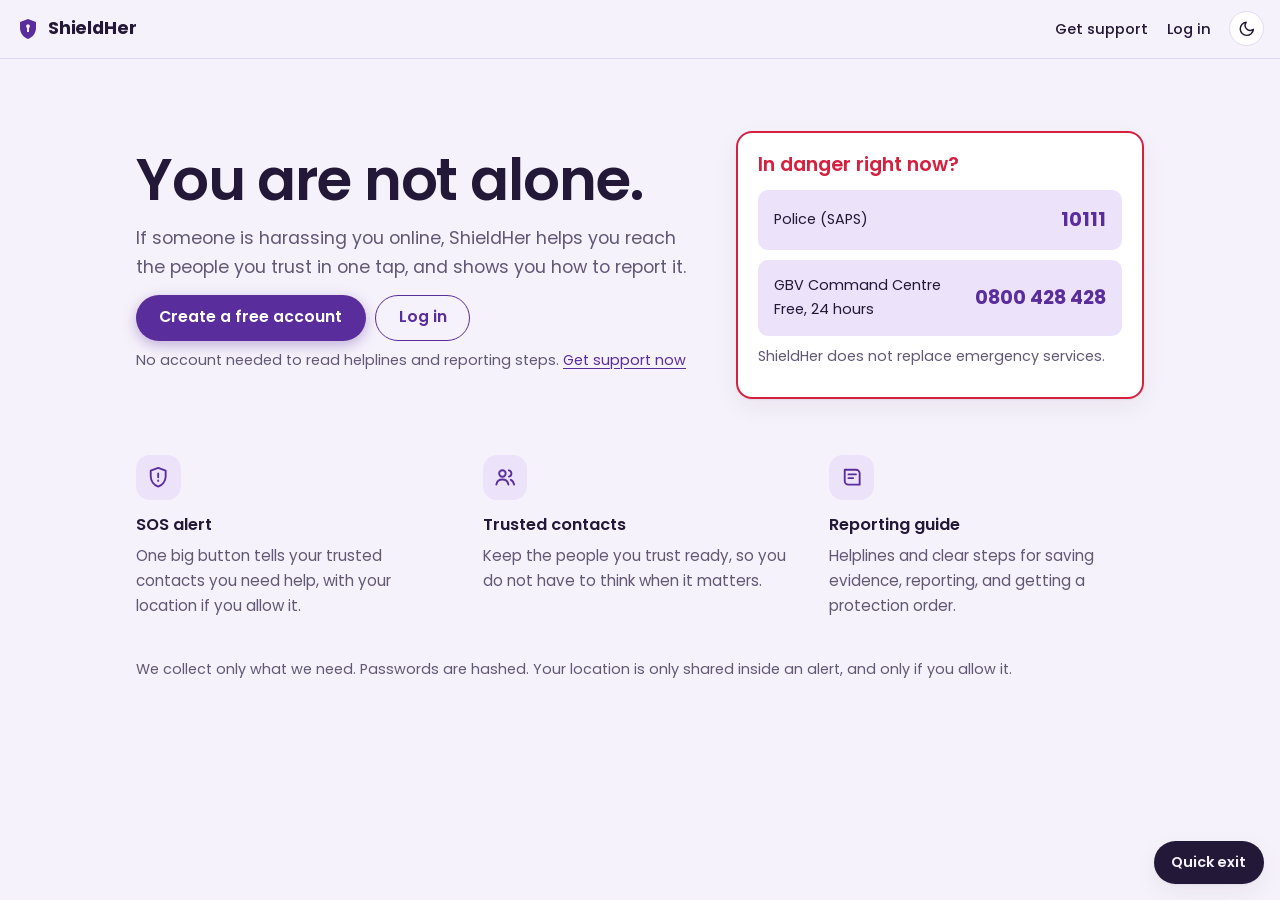
<file: src/main/resources/static/index.html>
<!DOCTYPE html>
<html lang="en">
<head>
    <meta charset="UTF-8">
    <meta name="viewport" content="width=device-width, initial-scale=1.0">
    <title>ShieldHer - Protecting her voice. Securing her digital world.</title>
    <link rel="stylesheet" href="css/style.css">
    <script src="js/theme.js"></script>
</head>
<body>
<header class="bar">
    <a class="brand" href="index.html">ShieldHer</a>
    <nav id="nav"><a href="resources.html">Get support</a><a href="login.html">Log in</a></nav>
</header>
<main class="wide">
    <section class="hero">
        <div>
            <h1>You are not alone.</h1>
            <p class="lead">If someone is harassing you online, ShieldHer helps you reach the people you trust in one tap, and shows you how to report it.</p>
            <div class="actions" id="cta">
                <a class="btn primary" href="register.html">Create a free account</a>
                <a class="btn secondary" href="login.html">Log in</a>
            </div>
            <p class="muted">No account needed to read helplines and reporting steps. <a href="resources.html">Get support now</a></p>
        </div>
        <aside class="card urgent" aria-labelledby="urgent-title">
            <h2 id="urgent-title">In danger right now?</h2>
            <a class="call" href="tel:10111"><span>Police (SAPS)</span><strong>10111</strong></a>
            <a class="call" href="tel:0800428428"><span>GBV Command Centre<br>Free, 24 hours</span><strong>0800 428 428</strong></a>
            <p class="muted">ShieldHer does not replace emergency services.</p>
        </aside>
    </section>

    <section class="features" aria-label="What ShieldHer does">
        <div class="feature">
            <div class="ico"><svg viewBox="0 0 24 24" fill="none" stroke="currentColor" stroke-width="2" stroke-linecap="round" stroke-linejoin="round" aria-hidden="true"><path d="M12 2 4 5v6c0 5 3.4 9.4 8 11 4.6-1.6 8-6 8-11V5l-8-3Z"/><path d="M12 8v4M12 15.5v.5"/></svg></div>
            <h3>SOS alert</h3>
            <p>One big button tells your trusted contacts you need help, with your location if you allow it.</p>
        </div>
        <div class="feature">
            <div class="ico"><svg viewBox="0 0 24 24" fill="none" stroke="currentColor" stroke-width="2" stroke-linecap="round" stroke-linejoin="round" aria-hidden="true"><circle cx="9" cy="8" r="3.5"/><path d="M2.5 20c.6-3.5 3.2-5.5 6.5-5.5s5.9 2 6.5 5.5"/><path d="M16 4.6a3.5 3.5 0 0 1 0 6.8M18 14.8c1.9.7 3 2.4 3.5 5.2"/></svg></div>
            <h3>Trusted contacts</h3>
            <p>Keep the people you trust ready, so you do not have to think when it matters.</p>
        </div>
        <div class="feature">
            <div class="ico"><svg viewBox="0 0 24 24" fill="none" stroke="currentColor" stroke-width="2" stroke-linecap="round" stroke-linejoin="round" aria-hidden="true"><path d="M4 4h12a4 4 0 0 1 4 4v12H8a4 4 0 0 1-4-4V4Z"/><path d="M8 9h8M8 13h5"/></svg></div>
            <h3>Reporting guide</h3>
            <p>Helplines and clear steps for saving evidence, reporting, and getting a protection order.</p>
        </div>
    </section>

    <p class="muted">We collect only what we need. Passwords are hashed. Your location is only shared inside an alert, and only if you allow it.</p>
</main>
<script src="js/api.js"></script>
<script>
  // Logged-in visitors get shortcuts to the app.
  if (getToken()) {
    document.getElementById('nav').innerHTML = '<a href="dashboard.html">SOS</a><a href="contacts.html">Contacts</a><a href="resources.html">Support</a>';
    document.getElementById('cta').innerHTML = '<a class="btn primary" href="dashboard.html">Go to SOS</a><a class="btn secondary" href="contacts.html">My contacts</a>';
  }
</script>
</body>
</html>
</file>
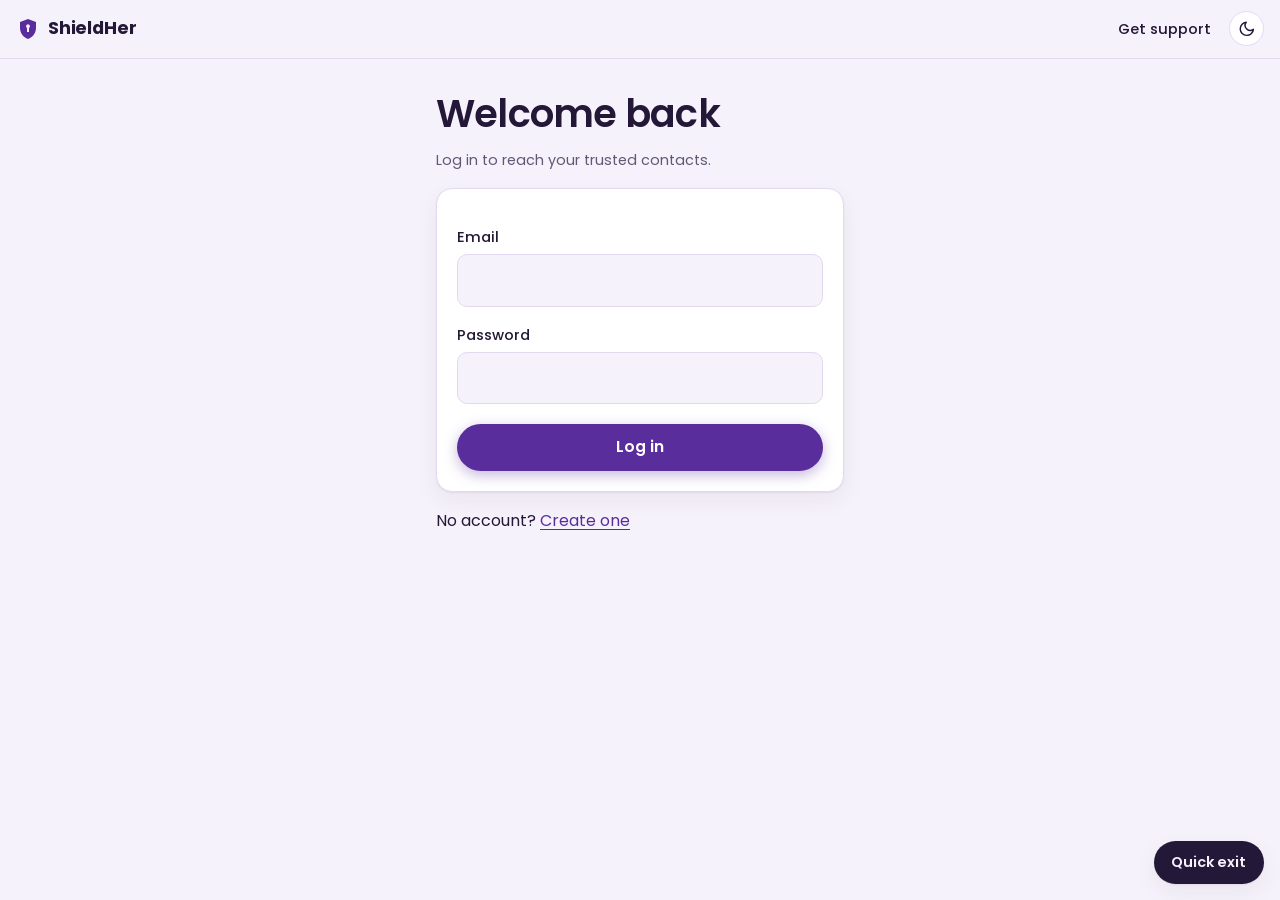
<file: src/main/resources/static/contacts.html>
<!DOCTYPE html>
<html lang="en">
<head>
    <meta charset="UTF-8">
    <meta name="viewport" content="width=device-width, initial-scale=1.0">
    <title>Trusted contacts - ShieldHer</title>
    <link rel="stylesheet" href="css/style.css">
    <script src="js/theme.js"></script>
</head>
<body>
<header class="bar">
    <a class="brand" href="index.html">ShieldHer</a>
    <nav><a href="dashboard.html">SOS</a>  <a href="resources.html">Support</a>  <button type="button" id="logout-btn">Log out</button></nav>
</header>
<main>
    <h1>Trusted contacts</h1>
    <p class="muted">These people are alerted when you press SOS.</p>

    <div id="status" role="status" aria-live="polite"></div>

    <form id="contact-form" class="card" novalidate>
        <h2 id="form-title">Add a contact</h2>
        <label for="name">Name</label>
        <input id="name" name="name" maxlength="100" autocomplete="off" aria-describedby="err-name">
        <p class="field-error" id="err-name" hidden></p>

        <label for="phone">Phone number</label>
        <input id="phone" name="phone" type="tel" maxlength="20" autocomplete="off" aria-describedby="err-phone">
        <p class="field-error" id="err-phone" hidden></p>

        <label for="email">Email (optional)</label>
        <input id="email" name="email" type="email" maxlength="254" autocomplete="off" aria-describedby="err-email">
        <p class="field-error" id="err-email" hidden></p>

        <label for="relationship">Relationship (optional)</label>
        <input id="relationship" name="relationship" maxlength="50" autocomplete="off" aria-describedby="err-relationship">
        <p class="field-error" id="err-relationship" hidden></p>

        <div class="actions form">
            <button class="primary" type="submit" id="save-btn">Add contact</button>
            <button class="secondary" type="button" id="cancel-btn" hidden>Cancel</button>
        </div>
    </form>

    <section class="card">
        <h2>Your contacts</h2>
        <p id="loading" class="muted">Loading contacts...</p>
        <div id="load-error" hidden>
            <p class="msg bad" id="load-error-text" role="alert"></p>
            <button class="secondary" type="button" id="retry-btn">Try again</button>
        </div>
        <p id="empty" class="muted" hidden>You have no trusted contacts yet. Add one above so SOS can reach someone.</p>
        <ul id="contacts" class="contacts"></ul>
    </section>
</main>
<script src="js/api.js"></script>
<script src="js/contacts.js"></script>
</body>
</html>
</file>
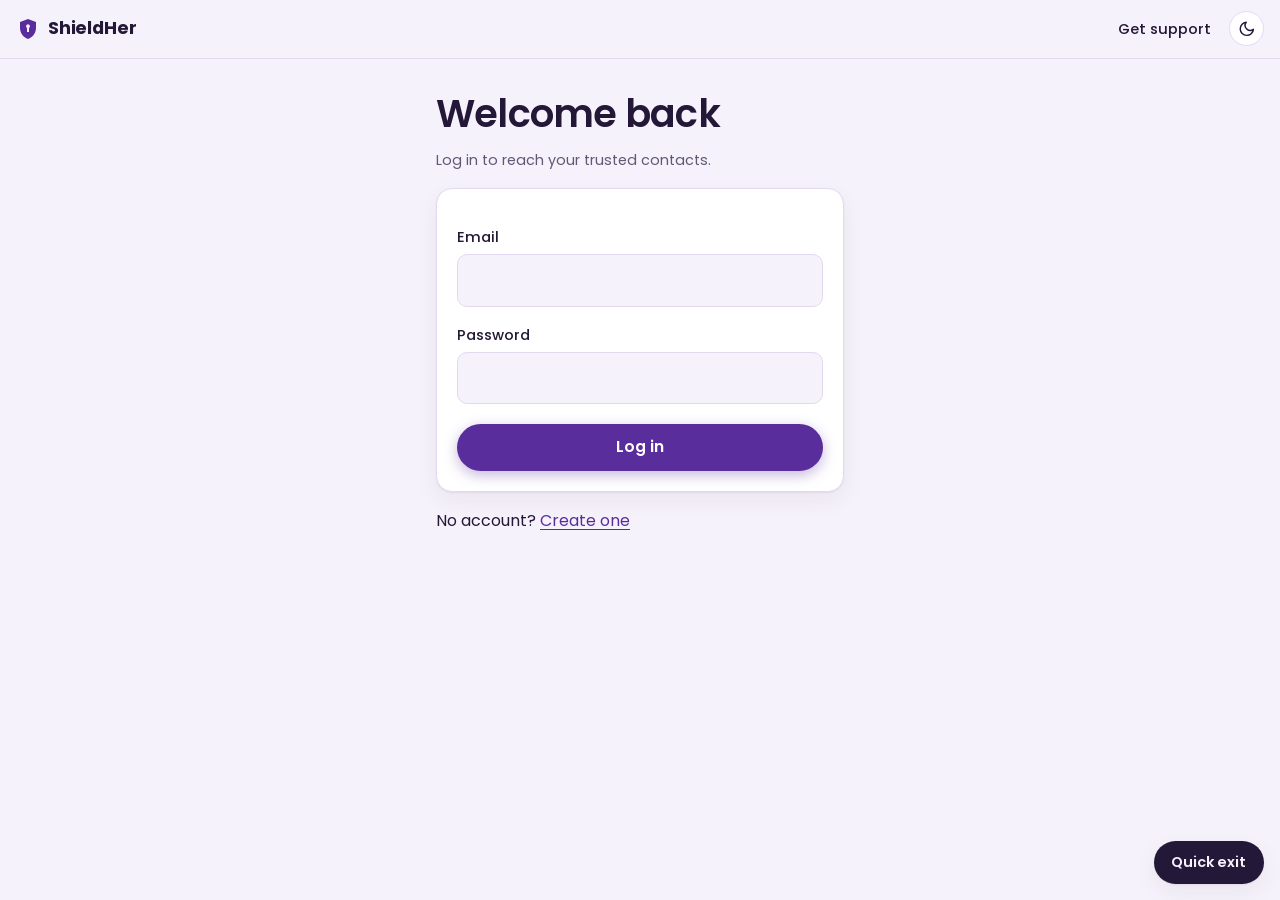
<file: src/main/resources/static/dashboard.html>
<!DOCTYPE html>
<html lang="en">
<head>
    <meta charset="UTF-8">
    <meta name="viewport" content="width=device-width, initial-scale=1.0">
    <title>SOS - ShieldHer</title>
    <link rel="stylesheet" href="css/style.css">
    <script src="js/theme.js"></script>
</head>
<body>
<header class="bar">
    <a class="brand" href="index.html">ShieldHer</a>
    <nav><a href="contacts.html">Contacts</a>  <a href="resources.html">Support</a>  <button type="button" id="logout-btn">Log out</button></nav>
</header>
<main>
    <h1>Need help?</h1>
    <p class="muted">Press SOS to alert your trusted contacts.</p>

    <button id="sos-btn" type="button" aria-describedby="result">SOS</button>

    <div class="card">
        <label for="message">Message (optional, max 500 characters)</label>
        <textarea id="message" rows="2" maxlength="500" placeholder="I feel unsafe, please call me."></textarea>
        <label class="check" for="share-location">
            <input type="checkbox" id="share-location">
            <span>Include my location. Your browser will ask for permission. It is only sent with this alert.</span>
        </label>
    </div>

    <div id="result" role="status" aria-live="polite"></div>

    <p class="help card">In immediate danger, call SAPS <strong>10111</strong> or the GBV Command Centre <strong>0800 428 428</strong>. ShieldHer does not replace emergency services.</p>

    <section class="card">
        <h2>Recent alerts</h2>
        <ul id="alerts" class="alerts"></ul>
        <p id="alerts-empty" class="muted" hidden>No alerts yet.</p>
        <p id="alerts-error" class="muted" hidden></p>
    </section>
</main>
<script src="js/api.js"></script>
<script src="js/sos.js"></script>
</body>
</html>
</file>
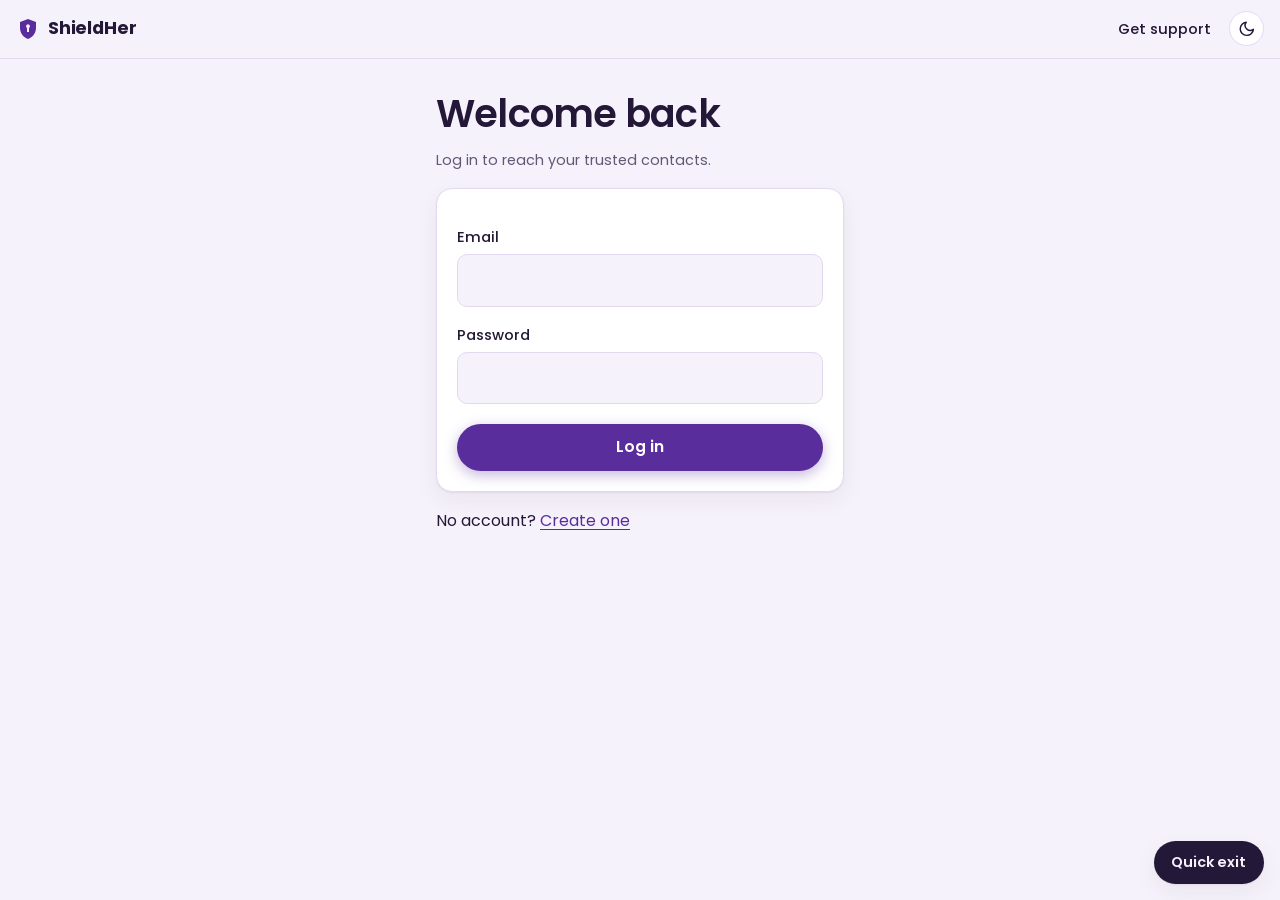
<file: src/main/resources/static/login.html>
<!DOCTYPE html>
<html lang="en">
<head>
    <meta charset="UTF-8">
    <meta name="viewport" content="width=device-width, initial-scale=1.0">
    <title>Log in - ShieldHer</title>
    <link rel="stylesheet" href="css/style.css">
    <script src="js/theme.js"></script>
</head>
<body>
<header class="bar">
    <a class="brand" href="index.html">ShieldHer</a>
    <nav><a href="resources.html">Get support</a></nav>
</header>
<main class="auth">
    <h1>Welcome back</h1>
    <p class="muted">Log in to reach your trusted contacts.</p>
    <form id="login-form" class="card" novalidate>
        <div id="error" class="msg bad" role="alert" hidden></div>
        <label for="email">Email</label>
        <input id="email" name="email" type="email" autocomplete="email" required>
        <label for="password">Password</label>
        <input id="password" name="password" type="password" autocomplete="current-password" required>
        <button class="primary" type="submit">Log in</button>
    </form>
    <p>No account? <a href="register.html">Create one</a></p>
</main>
<script src="js/api.js"></script>
<script src="js/auth.js"></script>
</body>
</html>
</file>
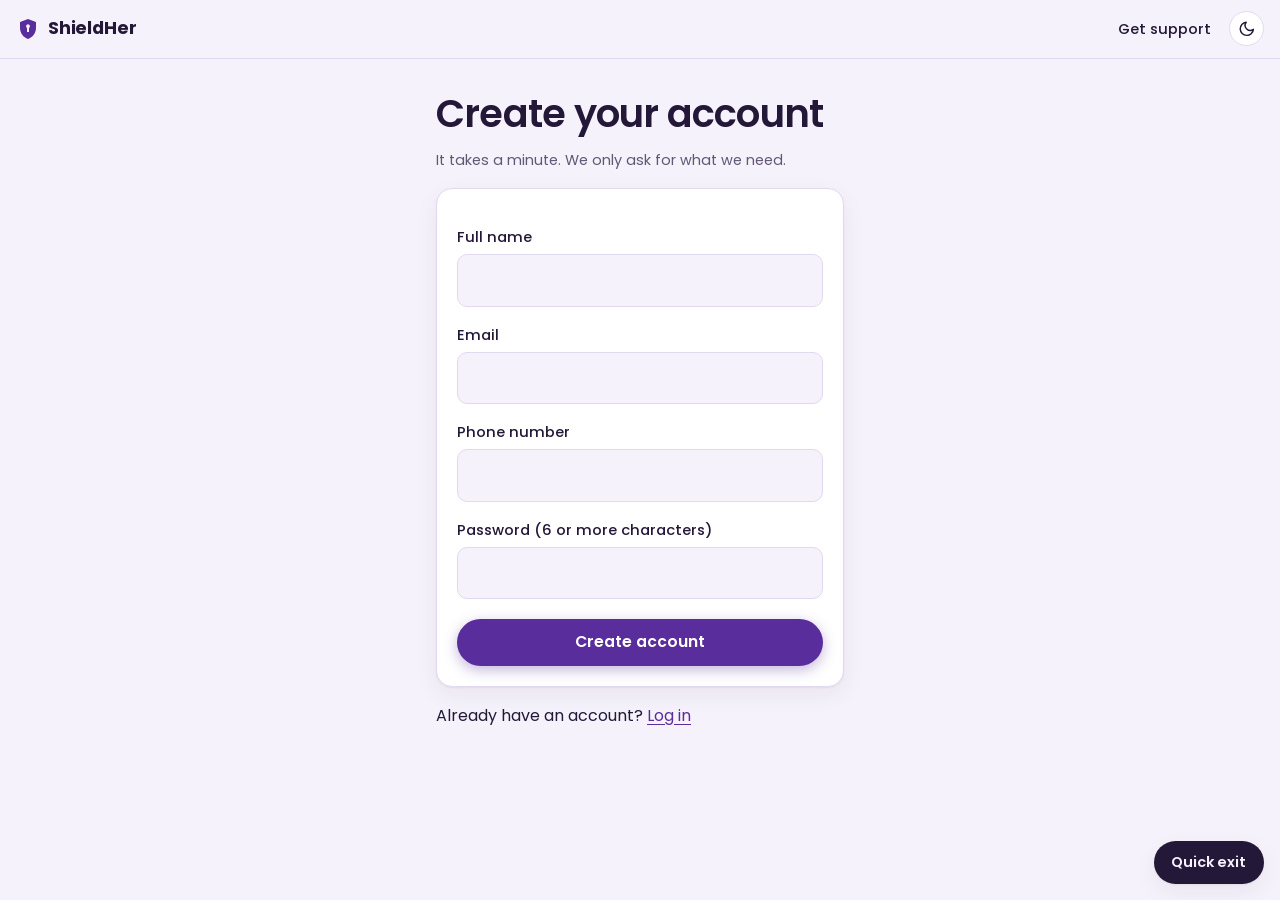
<file: src/main/resources/static/register.html>
<!DOCTYPE html>
<html lang="en">
<head>
    <meta charset="UTF-8">
    <meta name="viewport" content="width=device-width, initial-scale=1.0">
    <title>Create account - ShieldHer</title>
    <link rel="stylesheet" href="css/style.css">
    <script src="js/theme.js"></script>
</head>
<body>
<header class="bar">
    <a class="brand" href="index.html">ShieldHer</a>
    <nav><a href="resources.html">Get support</a></nav>
</header>
<main class="auth">
    <h1>Create your account</h1>
    <p class="muted">It takes a minute. We only ask for what we need.</p>
    <form id="register-form" class="card" novalidate>
        <div id="error" class="msg bad" role="alert" hidden></div>
        <label for="fullName">Full name</label>
        <input id="fullName" name="fullName" autocomplete="name" required>
        <label for="email">Email</label>
        <input id="email" name="email" type="email" autocomplete="email" required>
        <label for="phoneNumber">Phone number</label>
        <input id="phoneNumber" name="phoneNumber" type="tel" autocomplete="tel" required>
        <label for="password">Password (6 or more characters)</label>
        <input id="password" name="password" type="password" autocomplete="new-password" minlength="6" required>
        <button class="primary" type="submit">Create account</button>
    </form>
    <p>Already have an account? <a href="login.html">Log in</a></p>
</main>
<script src="js/api.js"></script>
<script src="js/auth.js"></script>
</body>
</html>
</file>
<file: src/main/resources/static/css/style.css>
@import url('https://fonts.googleapis.com/css2?family=Poppins:wght@400;500;600;700&display=swap');

/* ---------- Tokens ---------- */
:root{
  --bg:#f6f2fb; --surface:#ffffff; --ink:#241838; --muted:#625775; --line:#e2d9f0;
  --brand:#5a2d9c; --brand-ink:#ffffff; --brand-soft:#ece3fa;
  --sos:#d6203f; --sos-ink:#ffffff;
  --ok:#11693f; --warn:#8a5200; --bad:#a31d2e;
  --shadow:0 1px 2px rgba(36,24,56,.06),0 8px 24px rgba(36,24,56,.06);
  --radius:16px; --radius-sm:10px;
  --font:'Poppins',system-ui,-apple-system,'Segoe UI',sans-serif;
  color-scheme:light;
}
@media (prefers-color-scheme:dark){
  :root:not([data-theme="light"]){
    --bg:#150f20; --surface:#20172f; --ink:#f3edfb; --muted:#b7accb; --line:#382c4d;
    --brand:#c9a9f7; --brand-ink:#1a0f2a; --brand-soft:#2e2145;
    --sos:#ff5470; --sos-ink:#1a0610;
    --ok:#6fd49a; --warn:#f0c060; --bad:#ff8b9a;
    --shadow:0 1px 2px rgba(0,0,0,.3),0 8px 24px rgba(0,0,0,.25);
    color-scheme:dark;
  }
}
:root[data-theme="dark"]{
  --bg:#150f20; --surface:#20172f; --ink:#f3edfb; --muted:#b7accb; --line:#382c4d;
  --brand:#c9a9f7; --brand-ink:#1a0f2a; --brand-soft:#2e2145;
  --sos:#ff5470; --sos-ink:#1a0610;
  --ok:#6fd49a; --warn:#f0c060; --bad:#ff8b9a;
  --shadow:0 1px 2px rgba(0,0,0,.3),0 8px 24px rgba(0,0,0,.25);
  color-scheme:dark;
}

/* ---------- Base ---------- */
*{box-sizing:border-box}
html{-webkit-text-size-adjust:100%}
body{margin:0;font-family:var(--font);font-size:1rem;line-height:1.65;background:var(--bg);color:var(--ink);min-height:100vh}
main{max-width:680px;margin:0 auto;padding:1.5rem 1rem 5rem}
main.wide{max-width:1040px}
h1{font-size:clamp(1.7rem,4.5vw,2.4rem);line-height:1.2;letter-spacing:-.02em;font-weight:600;margin:.5rem 0 .75rem}
h2{font-size:1.2rem;line-height:1.3;font-weight:600;margin:0 0 .75rem}
h3{font-size:1.02rem;font-weight:600;margin:.75rem 0 .25rem}
p{margin:.5rem 0}
a{color:var(--brand);text-underline-offset:3px}
a:hover{text-decoration-thickness:2px}
.muted{color:var(--muted);font-size:.9rem}
.lead{font-size:1.1rem;color:var(--muted);max-width:34em}
:focus-visible{outline:3px solid var(--brand);outline-offset:3px;border-radius:6px}

/* ---------- Header ---------- */
header.bar{position:sticky;top:0;z-index:10;display:flex;justify-content:space-between;align-items:center;gap:.75rem;flex-wrap:wrap;padding:.7rem 1rem;background:color-mix(in srgb,var(--bg) 88%,transparent);backdrop-filter:blur(10px);border-bottom:1px solid var(--line)}
header.bar nav{margin-left:auto;display:flex;align-items:center;gap:.25rem 1rem;flex-wrap:wrap;font-size:.92rem;font-weight:500}
header.bar nav a{color:var(--ink);text-decoration:none;padding:.25rem .1rem}
header.bar nav a:hover{color:var(--brand);text-decoration:underline}
header.bar nav button{color:var(--ink);background:none;border:0;font:inherit;font-weight:500;cursor:pointer;padding:.25rem .1rem}
header.bar nav button:hover{color:var(--brand);text-decoration:underline}
.brand{display:inline-flex;align-items:center;gap:.5rem;font-weight:700;font-size:1.1rem;color:var(--ink);text-decoration:none;letter-spacing:-.01em}
.brand::before{content:"";width:1.5rem;height:1.5rem;background:var(--brand);
  -webkit-mask:url("data:image/svg+xml,%3Csvg xmlns='http://www.w3.org/2000/svg' viewBox='0 0 24 24'%3E%3Cpath d='M12 2 4 5v6c0 5 3.4 9.4 8 11 4.6-1.6 8-6 8-11V5l-8-3Zm0 5.2a2 2 0 0 1 1 3.7V15h-2v-4.1a2 2 0 0 1 1-3.7Z'/%3E%3C/svg%3E") center/contain no-repeat;
  mask:url("data:image/svg+xml,%3Csvg xmlns='http://www.w3.org/2000/svg' viewBox='0 0 24 24'%3E%3Cpath d='M12 2 4 5v6c0 5 3.4 9.4 8 11 4.6-1.6 8-6 8-11V5l-8-3Zm0 5.2a2 2 0 0 1 1 3.7V15h-2v-4.1a2 2 0 0 1 1-3.7Z'/%3E%3C/svg%3E") center/contain no-repeat}
header.bar .icon-btn{display:inline-grid;place-items:center;width:2.2rem;height:2.2rem;padding:0;border:1px solid var(--line);border-radius:50%;background:var(--surface);color:var(--ink);cursor:pointer;text-decoration:none}
header.bar .icon-btn:hover{border-color:var(--brand);color:var(--brand);text-decoration:none}
.icon-btn svg{width:1.1rem;height:1.1rem}

/* ---------- Cards, forms ---------- */
.card{background:var(--surface);border:1px solid var(--line);border-radius:var(--radius);padding:1.25rem;margin:1rem 0;box-shadow:var(--shadow)}
label{display:block;margin:1rem 0 .3rem;font-weight:500;font-size:.92rem}
input,textarea{width:100%;padding:.75rem .9rem;border:1.5px solid var(--line);border-radius:var(--radius-sm);font:inherit;background:var(--bg);color:var(--ink)}
input:focus,textarea:focus{outline:none;border-color:var(--brand);box-shadow:0 0 0 3px color-mix(in srgb,var(--brand) 25%,transparent)}
input::placeholder,textarea::placeholder{color:var(--muted);opacity:.8}
input[type=checkbox]{width:1.15rem;height:1.15rem;margin:.2rem .6rem 0 0;accent-color:var(--brand);flex:none}
input[aria-invalid=true]{border-color:var(--bad)}
.check{display:flex;align-items:flex-start;font-weight:400;margin:1rem 0 0;font-size:.9rem}
.field-error{color:var(--bad);font-size:.85rem;margin:.3rem 0 0;font-weight:500}

/* ---------- Buttons ---------- */
.btn,button.primary,button.secondary,button.danger{display:inline-flex;align-items:center;justify-content:center;gap:.5rem;min-height:2.9rem;padding:.65rem 1.4rem;border-radius:999px;border:1.5px solid transparent;font:inherit;font-weight:600;font-size:.98rem;line-height:1.2;text-decoration:none;cursor:pointer;transition:transform .12s ease,background-color .12s ease,box-shadow .12s ease}
.btn.primary,button.primary{background:var(--brand);color:var(--brand-ink);box-shadow:0 4px 14px color-mix(in srgb,var(--brand) 35%,transparent)}
.btn.primary:hover,button.primary:hover{transform:translateY(-1px);text-decoration:none}
.btn.secondary,button.secondary{background:transparent;color:var(--brand);border-color:var(--brand)}
.btn.secondary:hover,button.secondary:hover{background:var(--brand-soft);text-decoration:none}
button.danger,.btn.danger{background:transparent;color:var(--bad);border-color:var(--bad)}
button.danger:hover,.btn.danger:hover{background:color-mix(in srgb,var(--bad) 12%,transparent)}
button:disabled{opacity:.55;cursor:not-allowed;transform:none}
form button.primary{width:100%;margin-top:1.25rem}
.actions{display:flex;gap:.6rem;flex-wrap:wrap;align-items:center;margin-top:.75rem}
.actions.form{margin-top:1.25rem}
.actions.form button.primary{width:auto;flex:1;margin-top:0}

/* ---------- Messages, badges ---------- */
.msg{padding:.8rem 1rem;border-radius:var(--radius-sm);margin:.9rem 0;border:1.5px solid var(--line);font-weight:500;background:var(--surface)}
.msg.ok{color:var(--ok);border-color:var(--ok)}
.msg.warn{color:var(--warn);border-color:var(--warn)}
.msg.bad{color:var(--bad);border-color:var(--bad)}
.msg.info{color:var(--muted)}
.msg small{display:block;font-weight:400;color:var(--muted);margin-top:.25rem}
.badge{display:inline-block;padding:.05rem .65rem;border-radius:999px;border:1.5px solid currentColor;font-size:.78rem;font-weight:600}
.badge.SENT{color:var(--ok)}.badge.FAILED{color:var(--bad)}.badge.NO_CONTACTS,.badge.PENDING{color:var(--warn)}
.help{font-size:.92rem;background:var(--brand-soft);border-color:transparent;box-shadow:none}

/* ---------- Lists ---------- */
ul.alerts,ul.contacts{list-style:none;margin:0;padding:0}
ul.alerts li,ul.contacts li{padding:.9rem 0;border-top:1px solid var(--line)}
ul.alerts li:first-child,ul.contacts li:first-child{border-top:0;padding-top:.1rem}
ul.contacts .name{font-weight:600}

/* ---------- SOS button ---------- */
#sos-btn{position:relative;display:block;width:min(62vw,230px);aspect-ratio:1;margin:2rem auto 2.25rem;border-radius:50%;border:0;background:radial-gradient(circle at 35% 30%,color-mix(in srgb,var(--sos) 80%,#fff),var(--sos) 65%);color:var(--sos-ink);font:inherit;font-size:2.4rem;font-weight:700;letter-spacing:.04em;cursor:pointer;
  box-shadow:0 0 0 14px color-mix(in srgb,var(--sos) 16%,transparent),0 0 0 30px color-mix(in srgb,var(--sos) 8%,transparent),0 12px 30px color-mix(in srgb,var(--sos) 40%,transparent);transition:transform .12s ease}
#sos-btn:hover{transform:scale(1.02)}
#sos-btn:active{transform:scale(.97)}
#sos-btn:focus-visible{outline:4px solid var(--ink);outline-offset:10px}
@media (prefers-reduced-motion:no-preference){
  #sos-btn:not(:disabled){animation:ring 3.2s ease-in-out infinite}
  @keyframes ring{50%{box-shadow:0 0 0 18px color-mix(in srgb,var(--sos) 18%,transparent),0 0 0 38px color-mix(in srgb,var(--sos) 6%,transparent),0 12px 30px color-mix(in srgb,var(--sos) 40%,transparent)}}
}

/* ---------- Landing ---------- */
.hero{display:grid;gap:2rem;align-items:center;padding:1.5rem 0 1rem}
@media (min-width:860px){.hero{grid-template-columns:1.15fr .85fr;gap:3rem;padding-top:3rem}}
.hero h1{font-size:clamp(2.2rem,6vw,3.6rem);line-height:1.1;margin-top:0}
.urgent{border:2px solid var(--sos);margin:0}
.urgent h2{color:var(--sos)}
.call{display:flex;justify-content:space-between;align-items:center;gap:1rem;padding:.9rem 1rem;margin:.6rem 0;border-radius:var(--radius-sm);background:var(--brand-soft);color:var(--ink);text-decoration:none;font-size:.9rem}
.call strong{font-size:1.2rem;color:var(--brand);white-space:nowrap}
.call:hover{outline:2px solid var(--brand)}
.features{display:grid;gap:1.25rem;margin:2.5rem 0 2.5rem}
@media (min-width:760px){.features{grid-template-columns:repeat(3,1fr);gap:2rem}}
.feature .ico{display:grid;place-items:center;width:2.8rem;height:2.8rem;border-radius:14px;background:var(--brand-soft);color:var(--brand);margin-bottom:.5rem}
.feature .ico svg{width:1.4rem;height:1.4rem}
.feature p{color:var(--muted);font-size:.95rem;margin:0}

/* ---------- Auth ---------- */
.auth{max-width:440px}
.auth .card{margin-top:1rem}

/* ---------- Quick exit ---------- */
.quick-exit{position:fixed;right:1rem;bottom:1rem;z-index:20;padding:.6rem 1.1rem;border-radius:999px;border:0;background:var(--ink);color:var(--bg);font:inherit;font-weight:600;font-size:.9rem;cursor:pointer;box-shadow:var(--shadow)}
.quick-exit:hover{background:var(--bad);color:#fff}

[hidden]{display:none !important}
</file>
